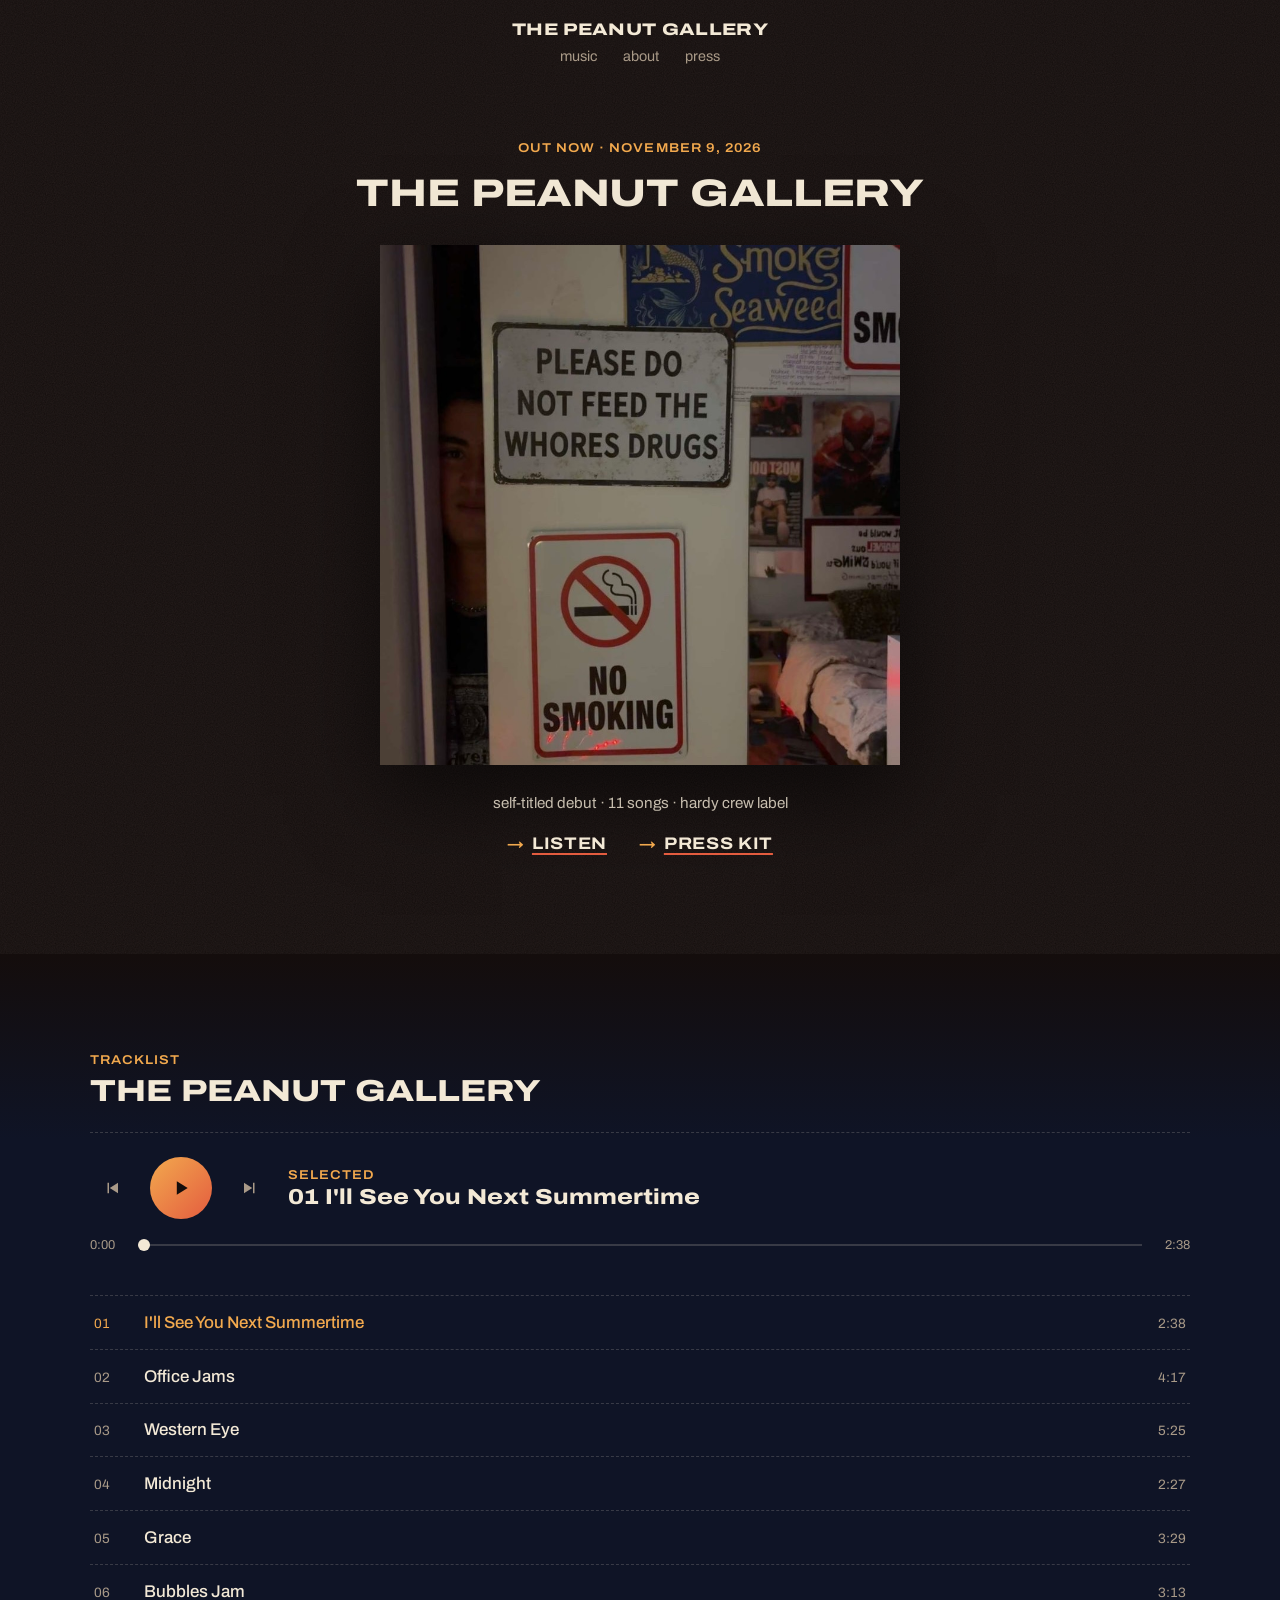
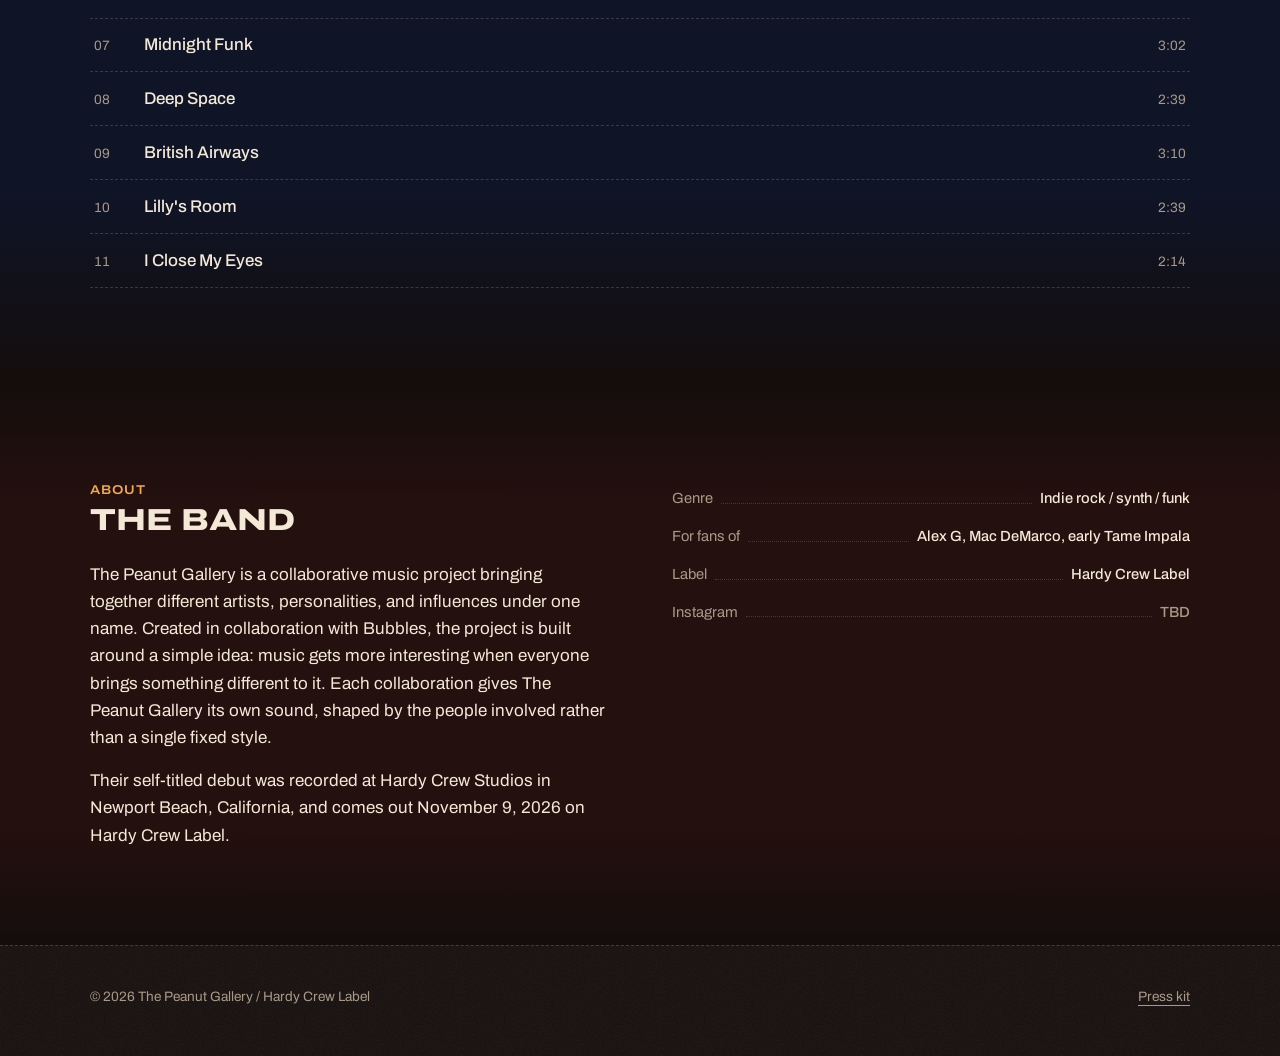
<file: index.html>
<!DOCTYPE html>
<html lang="en">
<head>
  <meta charset="UTF-8">
  <meta name="viewport" content="width=device-width, initial-scale=1, viewport-fit=cover">
  <meta name="theme-color" content="#140d0c">
  <link rel="preconnect" href="https://fonts.googleapis.com">
  <link rel="preconnect" href="https://fonts.gstatic.com" crossorigin>
  <link href="https://fonts.googleapis.com/css2?family=Archivo:wdth,wght@62..125,100..900&display=swap" rel="stylesheet">
  <link rel="stylesheet" href="style.css">
  <title>The Peanut Gallery</title>
  <meta name="description" content="The Peanut Gallery, self-titled album. Out November 9, 2026 on Hardy Crew Label.">
</head>
<body>
  <a class="skip" href="#main">Skip to content</a>

  <header class="site-header">
    <div class="wrap">
      <a class="wordmark" href="index.html">the peanut gallery</a>
      <nav aria-label="Main">
        <ul class="nav">
          <li><a href="#music">music</a></li>
          <li><a href="#about">about</a></li>
          <li><a href="press.html">press</a></li>
        </ul>
      </nav>
    </div>
  </header>

  <main id="main">
    <section class="hero" aria-labelledby="title">
      <div class="wrap hero-inner">
        <p class="kicker">out now &middot; november 9, 2026</p>
        <h1 id="title" class="band">The Peanut Gallery</h1>
        <div class="cover hero-cover">
          <img src="assets/images/cover.jpg" alt="The Peanut Gallery album cover" onerror="this.onerror=null;this.src='assets/images/cover-placeholder.svg'">
        </div>
        <p class="sub">self-titled debut &middot; 11 songs &middot; hardy crew label</p>
        <p class="links"><a href="#music">listen</a><a href="press.html">press kit</a></p>
      </div>
    </section>

    <section id="music" class="section" aria-labelledby="music-h">
      <div class="wrap">
        <p class="label">Tracklist</p>
        <h2 id="music-h" class="h2">The Peanut Gallery</h2>
        <div class="player" data-player="all">
      <div class="transport">
        <button type="button" class="ctrl prev" aria-label="Previous track"><svg viewBox="0 0 24 24" aria-hidden="true"><path d="M6 5h2v14H6zM20 5v14L9 12z"/></svg></button>
        <button type="button" class="ctrl play" aria-label="Play"><svg class="i-play" viewBox="0 0 24 24" aria-hidden="true"><path d="M7 4v16l13-8z"/></svg><svg class="i-pause" viewBox="0 0 24 24" aria-hidden="true"><path d="M6 4h4v16H6zM14 4h4v16h-4z"/></svg></button>
        <button type="button" class="ctrl next" aria-label="Next track"><svg viewBox="0 0 24 24" aria-hidden="true"><path d="M16 5h2v14h-2zM4 5v14l11-7z"/></svg></button>
        <div class="now" aria-live="polite">
          <p class="label now-label">Selected</p>
          <p class="now-title">Checking audio…</p>
        </div>
      </div>
      <div class="progress">
        <span class="t-cur">0:00</span>
        <input class="seek" type="range" min="0" max="100" step="0.1" value="0" aria-label="Seek">
        <span class="t-dur">0:00</span>
      </div>
      <p class="status" role="status"></p>
      <ol class="tracks" aria-label="Tracklist"></ol>
        </div>
      </div>
    </section>

    <section id="about" class="section" aria-labelledby="about-h">
      <div class="wrap two-col">
        <div>
          <p class="label">About</p>
          <h2 id="about-h" class="h2">The band</h2>
          <div class="prose">
            <p>The Peanut Gallery is a collaborative music project bringing together different artists, personalities, and influences under one name. Created in collaboration with Bubbles, the project is built around a simple idea: music gets more interesting when everyone brings something different to it. Each collaboration gives The Peanut Gallery its own sound, shaped by the people involved rather than a single fixed style.</p>
            <p>Their self-titled debut was recorded at Hardy Crew Studios in Newport Beach, California, and comes out November 9, 2026 on Hardy Crew Label.</p>
          </div>
        </div>
        <div>
          <dl class="facts">
            <div><dt>Genre</dt><dd>Indie rock / synth / funk</dd></div>
            <div><dt>For fans of</dt><dd>Alex G, Mac DeMarco, early Tame Impala</dd></div>
            <div><dt>Label</dt><dd>Hardy Crew Label</dd></div>
            <div><dt>Instagram</dt><dd class="tbd">TBD</dd></div>
          </dl>
        </div>
      </div>
    </section>
  </main>

  <footer class="site-footer">
    <div class="wrap">
      <p>&copy; <span data-year>2026</span> The Peanut Gallery / Hardy Crew Label</p>
      <p><a href="press.html">Press kit</a></p>
    </div>
  </footer>

  <script src="player.js"></script>
</body>
</html>
</file>
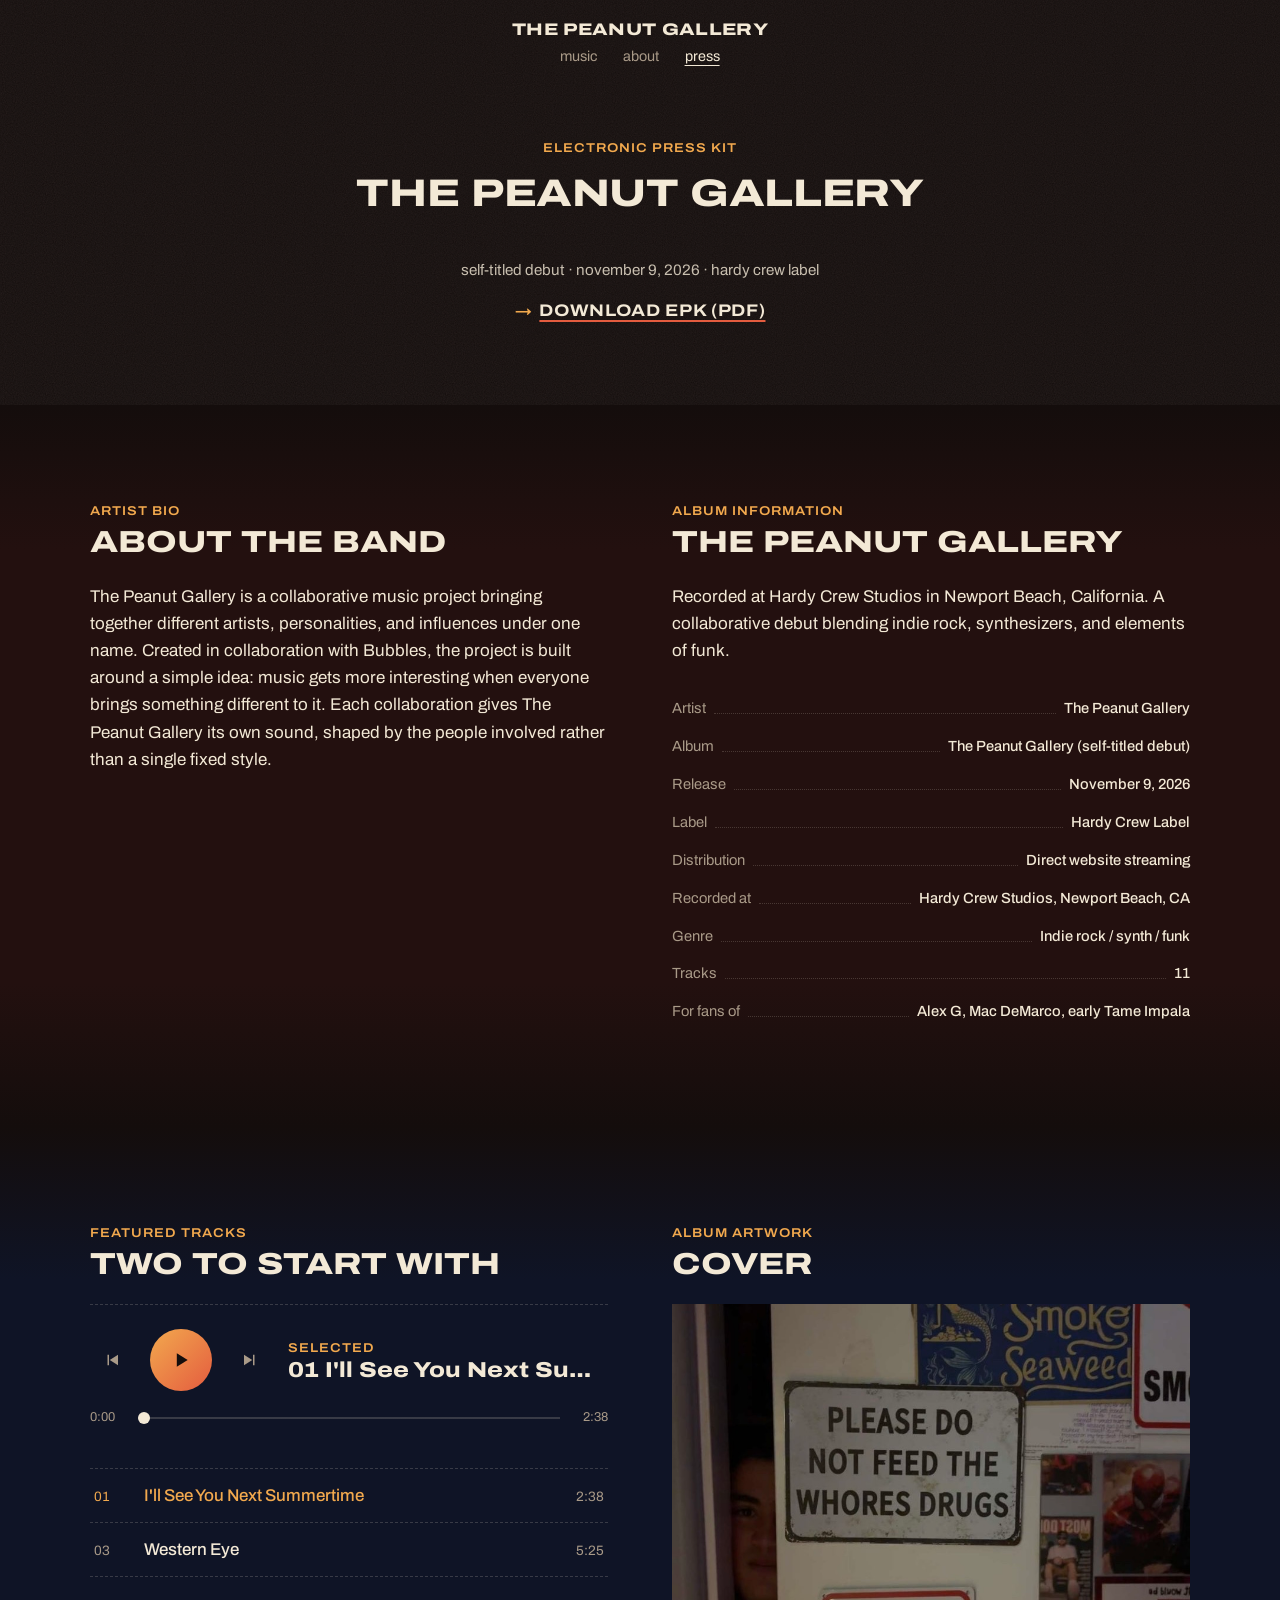
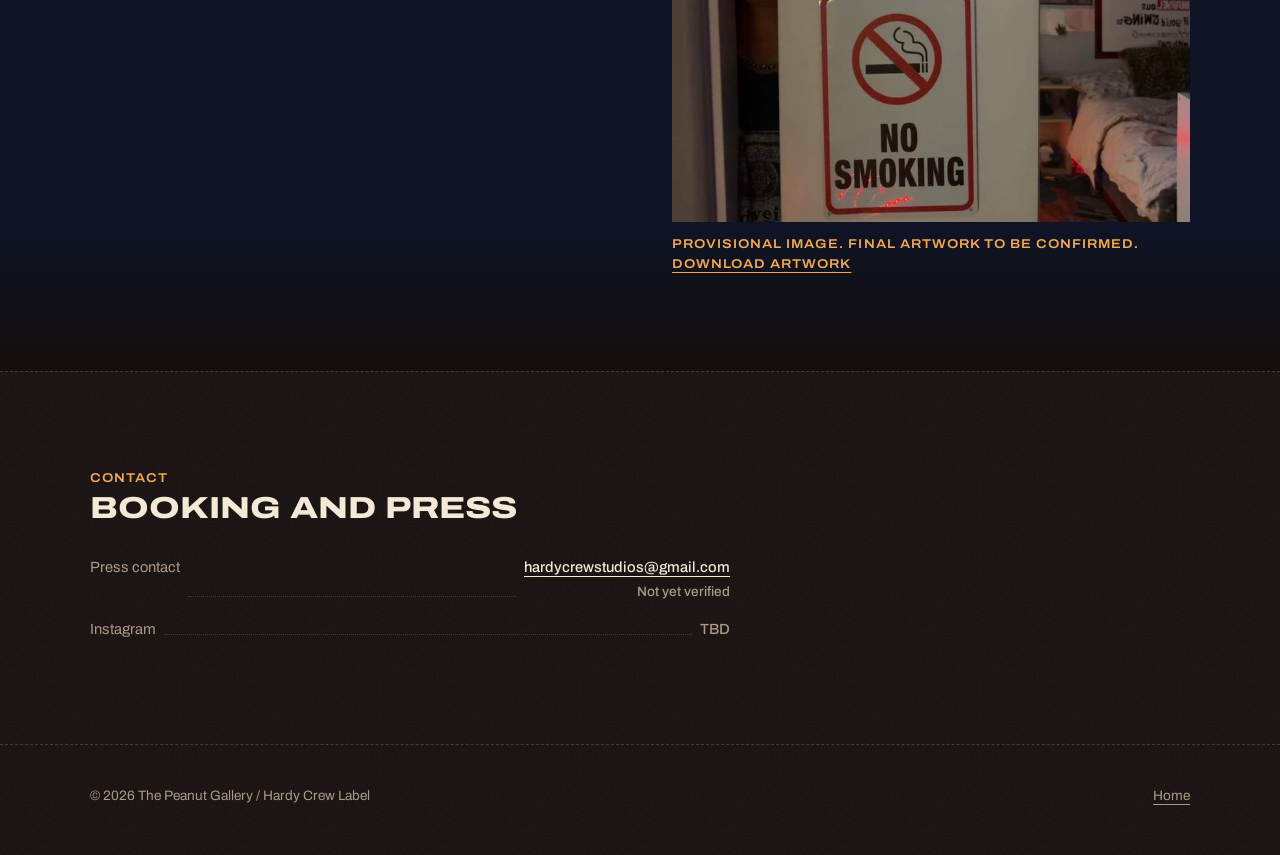
<file: press.html>
<!DOCTYPE html>
<html lang="en">
<head>
  <meta charset="UTF-8">
  <meta name="viewport" content="width=device-width, initial-scale=1, viewport-fit=cover">
  <meta name="theme-color" content="#140d0c">
  <link rel="preconnect" href="https://fonts.googleapis.com">
  <link rel="preconnect" href="https://fonts.gstatic.com" crossorigin>
  <link href="https://fonts.googleapis.com/css2?family=Archivo:wdth,wght@62..125,100..900&display=swap" rel="stylesheet">
  <link rel="stylesheet" href="style.css">
  <title>Press kit · The Peanut Gallery</title>
  <meta name="description" content="Electronic press kit for The Peanut Gallery&rsquo;s self-titled album.">
</head>
<body>
  <a class="skip" href="#main">Skip to content</a>

  <header class="site-header">
    <div class="wrap">
      <a class="wordmark" href="index.html">the peanut gallery</a>
      <nav aria-label="Main">
        <ul class="nav">
          <li><a href="index.html#music">music</a></li>
          <li><a href="index.html#about">about</a></li>
          <li><a href="press.html" aria-current="page">press</a></li>
        </ul>
      </nav>
    </div>
  </header>

  <main id="main">
    <section class="hero hero-press" aria-labelledby="title">
      <div class="wrap hero-inner">
        <p class="kicker">electronic press kit</p>
        <h1 id="title" class="band">The Peanut Gallery</h1>
        <p class="sub">self-titled debut &middot; november 9, 2026 &middot; hardy crew label</p>
        <p class="links"><a class="epk" data-epk aria-disabled="true">download epk (pdf)<span class="epk-note"> &middot; coming soon</span></a></p>
      </div>
    </section>

    <section class="section section-wine" aria-labelledby="bio-h">
      <div class="wrap two-col">
        <div>
          <p class="label">Artist bio</p>
          <h2 id="bio-h" class="h2">About the band</h2>
          <div class="prose">
            <p>The Peanut Gallery is a collaborative music project bringing together different artists, personalities, and influences under one name. Created in collaboration with Bubbles, the project is built around a simple idea: music gets more interesting when everyone brings something different to it. Each collaboration gives The Peanut Gallery its own sound, shaped by the people involved rather than a single fixed style.</p>
          </div>
        </div>
        <div>
          <p class="label">Album information</p>
          <h2 class="h2">The Peanut Gallery</h2>
          <p class="prose lead">Recorded at Hardy Crew Studios in Newport Beach, California. A collaborative debut blending indie rock, synthesizers, and elements of funk.</p>
          <dl class="facts">
            <div><dt>Artist</dt><dd>The Peanut Gallery</dd></div>
            <div><dt>Album</dt><dd>The Peanut Gallery (self-titled debut)</dd></div>
            <div><dt>Release</dt><dd>November 9, 2026</dd></div>
            <div><dt>Label</dt><dd>Hardy Crew Label</dd></div>
            <div><dt>Distribution</dt><dd>Direct website streaming</dd></div>
            <div><dt>Recorded at</dt><dd>Hardy Crew Studios, Newport Beach, CA</dd></div>
            <div><dt>Genre</dt><dd>Indie rock / synth / funk</dd></div>
            <div><dt>Tracks</dt><dd>11</dd></div>
            <div><dt>For fans of</dt><dd>Alex G, Mac DeMarco, early Tame Impala</dd></div>
          </dl>
        </div>
      </div>
    </section>

    <section class="section section-blue" aria-labelledby="feat-h">
      <div class="wrap two-col">
        <div>
          <p class="label">Featured tracks</p>
          <h2 id="feat-h" class="h2">Two to start with</h2>
          <div class="player" data-player="featured">
      <div class="transport">
        <button type="button" class="ctrl prev" aria-label="Previous track"><svg viewBox="0 0 24 24" aria-hidden="true"><path d="M6 5h2v14H6zM20 5v14L9 12z"/></svg></button>
        <button type="button" class="ctrl play" aria-label="Play"><svg class="i-play" viewBox="0 0 24 24" aria-hidden="true"><path d="M7 4v16l13-8z"/></svg><svg class="i-pause" viewBox="0 0 24 24" aria-hidden="true"><path d="M6 4h4v16H6zM14 4h4v16h-4z"/></svg></button>
        <button type="button" class="ctrl next" aria-label="Next track"><svg viewBox="0 0 24 24" aria-hidden="true"><path d="M16 5h2v14h-2zM4 5v14l11-7z"/></svg></button>
        <div class="now" aria-live="polite">
          <p class="label now-label">Selected</p>
          <p class="now-title">Checking audio…</p>
        </div>
      </div>
      <div class="progress">
        <span class="t-cur">0:00</span>
        <input class="seek" type="range" min="0" max="100" step="0.1" value="0" aria-label="Seek">
        <span class="t-dur">0:00</span>
      </div>
      <p class="status" role="status"></p>
      <ol class="tracks" aria-label="Tracklist"></ol>
          </div>
        </div>
        <div>
          <p class="label">Album artwork</p>
          <h2 class="h2">Cover</h2>
          <div class="cover">
            <img src="assets/images/cover.jpg" alt="The Peanut Gallery album cover" onerror="this.onerror=null;this.src='assets/images/cover-placeholder.svg'">
          </div>
          <p class="label cover-note">Provisional image. Final artwork to be confirmed. <a href="assets/images/cover.jpg" download>Download artwork</a></p>
        </div>
      </div>
    </section>

    <section class="section" aria-labelledby="contact-h">
      <div class="wrap">
        <p class="label">Contact</p>
        <h2 id="contact-h" class="h2">Booking and press</h2>
        <dl class="facts" style="max-width:640px">
          <div><dt>Press contact</dt><dd><a href="mailto:hardycrewstudios@gmail.com">hardycrewstudios@gmail.com</a><br><span class="tbd" style="font-size:.85rem">Not yet verified</span></dd></div>
          <div><dt>Instagram</dt><dd class="tbd">TBD</dd></div>
        </dl>
      </div>
    </section>
  </main>

  <footer class="site-footer">
    <div class="wrap">
      <p>&copy; <span data-year>2026</span> The Peanut Gallery / Hardy Crew Label</p>
      <p><a href="index.html">Home</a></p>
    </div>
  </footer>

  <script src="player.js"></script>
</body>
</html>
</file>
<file: style.css>
/* The Peanut Gallery — lo-fi indie rock
   Wide, chunky sans (Archivo stretched) + colors pulled from the cover:
   lamp amber, no-smoking red, smoke-seaweed blue. */
:root {
  --night: #140d0c;              /* warm near-black */
  --night-2: #22161a;
  --paper: #f3e9d6;              /* warm off-white */
  --mute: #a99a88;
  --line: rgba(243, 233, 214, 0.18);
  --sign: #e45c3f;               /* no-smoking red */
  --amber: #f2a94e;              /* bedroom-lamp amber */
  --sea: #6f8fe0;                /* smoke-seaweed blue */
  --navy: #0f1426;
  --wine: #23100f;
  --type: "Archivo", "Helvetica Neue", Helvetica, Arial, sans-serif;
  --serif: "Archivo", "Helvetica Neue", Helvetica, Arial, sans-serif;
}

* { box-sizing: border-box; margin: 0; padding: 0; }
html { -webkit-text-size-adjust: 100%; }

body {
  background-color: var(--night);
  /* Grain lives in the page background only, never on the album cover */
  background-image: url("data:image/svg+xml;utf8,<svg xmlns='http://www.w3.org/2000/svg' width='200' height='200'><filter id='n'><feTurbulence type='fractalNoise' baseFrequency='.9' numOctaves='3' stitchTiles='stitch'/><feColorMatrix values='0 0 0 0 1  0 0 0 0 .95  0 0 0 0 .88  0 0 0 .07 0'/></filter><rect width='100%' height='100%' filter='url(%23n)'/></svg>");
  color: var(--paper);
  font-family: var(--type);
  font-size: 1.0625rem;
  line-height: 1.6;
  font-stretch: 100%;
  padding-top: env(safe-area-inset-top, 0px);
  padding-bottom: env(safe-area-inset-bottom, 0px);
}

a { color: inherit; text-decoration-thickness: 1px; text-underline-offset: 4px; }
a:hover { color: var(--amber); }
img { display: block; max-width: 100%; }

.wrap { width: min(1100px, 100% - 2.5rem); margin-inline: auto; }

.skip { position: absolute; left: -999px; top: 1rem; background: var(--paper); color: var(--night); padding: .5rem 1rem; z-index: 10; }
.skip:focus { left: 1rem; }
:focus-visible { outline: 1px dashed var(--paper); outline-offset: 4px; }

/* ---------- Header: plain, centered, like a hand-coded band page ---------- */
.site-header { position: relative; z-index: 2; }
.site-header .wrap {
  display: flex; flex-direction: column; align-items: center; gap: .35rem;
  padding-block: 1.4rem;
}
.wordmark { font-weight: 800; font-stretch: 125%; font-size: 1.05rem; text-transform: uppercase; letter-spacing: .02em; text-decoration: none; line-height: 1; }
.nav { display: flex; gap: 1.6rem; list-style: none; font-size: .9rem; }
.nav a { color: var(--mute); text-decoration: none; }
.nav a:hover { color: var(--amber); }
.nav a[aria-current="page"] { color: var(--paper); text-decoration: underline; }

/* ---------- Type ---------- */
.band {
  font-weight: 800;
  font-stretch: 125%;
  text-transform: uppercase;
  font-size: clamp(1.5rem, 3.6vw, 2.4rem);
  line-height: 1.05;
  letter-spacing: -0.01em;
}
.label, .kicker { font-size: .8rem; font-weight: 600; font-stretch: 112%; text-transform: uppercase; letter-spacing: .08em; color: var(--amber); }
.h2 {
  font-weight: 800;
  font-stretch: 125%;
  font-size: clamp(1.3rem, 2.8vw, 1.9rem);
  line-height: .95;
  margin: .4rem 0 1.6rem;
  text-transform: uppercase;
}
.prose { max-width: 58ch; }
.prose p + p { margin-top: 1rem; }
.lead { margin-bottom: 1.6rem; }
.tbd { color: var(--mute); }

/* ---------- Hero: centered art, hazy glow behind it ---------- */
.hero {
  position: relative;
  overflow: hidden;
  text-align: center;
  padding: clamp(1.5rem, 4vw, 3rem) 0 clamp(3.5rem, 8vw, 6rem);
}

.hero-inner { position: relative; z-index: 1; display: flex; flex-direction: column; align-items: center; }
.hero .kicker { margin-bottom: .9rem; }
.hero .band { margin-bottom: clamp(1.5rem, 3vw, 2rem); }
.hero-cover { width: min(520px, 100%); box-shadow: 0 30px 80px rgba(0, 0, 0, .55); }
.hero .sub { margin-top: 1.6rem; color: var(--paper); opacity: .8; font-size: .95rem; }
.links { display: flex; flex-wrap: wrap; justify-content: center; gap: .5rem 2rem; margin-top: 1rem; font-size: 1.05rem; }
.links a { text-decoration: underline; }
.links a { font-weight: 700; font-stretch: 115%; text-transform: uppercase; letter-spacing: .04em; text-decoration-color: var(--sign); text-decoration-thickness: 2px; }
.links a::before { content: "→"; display: inline-block; margin-right: .45rem; color: var(--amber); }
.hero-press { padding-bottom: clamp(3rem, 7vw, 5rem); }
.hero-press .band { margin-bottom: 1.2rem; }

/* EPK link: plain text, only "live" when the PDF exists */
.epk { cursor: pointer; }
.epk[aria-disabled="true"] { color: var(--mute); text-decoration: none; cursor: not-allowed; pointer-events: none; }

/* ---------- Album cover: square, whole photo, no filters ---------- */
.cover { aspect-ratio: 1 / 1; background: #000; overflow: hidden; }
.cover img { width: 100%; height: 100%; object-fit: contain; }
.cover-note { margin-top: .7rem; }

/* ---------- Sections ---------- */
.section { padding-block: clamp(3.5rem, 8vw, 6rem); border-top: 1px dashed var(--line); }
/* Color blocks: deep seaweed-blue for the music, warm wine for the band */
#music, .section-blue { background: linear-gradient(180deg, var(--night) 0%, var(--navy) 18%, var(--navy) 82%, var(--night) 100%); border-top: 0; }
#about, .section-wine { background: linear-gradient(180deg, var(--night) 0%, var(--wine) 20%, var(--wine) 80%, var(--night) 100%); border-top: 0; }
.two-col { display: grid; grid-template-columns: minmax(0, 1fr) minmax(0, 1fr); gap: clamp(2rem, 5vw, 5rem); }

/* Fact lists read like a liner-notes credits page */
.facts { font-size: .92rem; }
.facts div { display: flex; align-items: baseline; gap: .5rem; padding: .45rem 0; }
.facts dt { color: var(--mute); white-space: nowrap; }
.facts dd { font-weight: 500; }
.facts div::after { content: none; }
.facts dt::after {
  content: ""; flex: 1;
}
.facts div { display: grid; grid-template-columns: auto 1fr auto; }
.facts div::before {
  content: ""; grid-column: 2; grid-row: 1; align-self: end; margin-bottom: .45em;
  border-bottom: 1px dotted var(--line); min-width: 1rem;
}
.facts dt { grid-column: 1; grid-row: 1; }
.facts dd { grid-column: 3; grid-row: 1; text-align: right; }

/* ---------- Player ---------- */
.player { border-top: 1px dashed var(--line); }
.transport { display: flex; align-items: center; gap: 1rem; padding: 1.5rem 0 1rem; }
.ctrl {
  width: 44px; height: 44px; display: grid; place-items: center; flex-shrink: 0;
  border: 0; background: none; color: var(--mute); cursor: pointer;
}
.ctrl:hover:not(:disabled) { color: var(--paper); }
.ctrl svg { width: 18px; height: 18px; fill: currentColor; }
.ctrl.play { width: 62px; height: 62px; border-radius: 50%; border: 0; color: var(--night); background: linear-gradient(135deg, var(--amber), var(--sign)); }
.ctrl.play:hover:not(:disabled) { color: var(--night); filter: brightness(1.1); }
.player.is-playing .ctrl.play { box-shadow: 0 0 0 6px rgba(242, 169, 78, .18); }
.ctrl.play svg { width: 20px; height: 20px; }
.ctrl:disabled { opacity: .35; cursor: not-allowed; }
.i-pause { display: none; }
.player.is-playing .i-play { display: none; }
.player.is-playing .i-pause { display: block; }

.now { min-width: 0; flex: 1; text-align: left; }
.now-title { font-weight: 800; font-stretch: 118%; font-size: 1.35rem; line-height: 1.15; white-space: nowrap; overflow: hidden; text-overflow: ellipsis; }

.progress { display: flex; align-items: center; gap: .75rem; font-size: .8rem; color: var(--mute); font-variant-numeric: tabular-nums; padding-bottom: 1.5rem; }
.progress span { min-width: 2.8em; }
.progress span:last-child { text-align: right; }
.seek {
  --p: 0%;
  flex: 1; height: 2px; -webkit-appearance: none; appearance: none; cursor: pointer;
  background: linear-gradient(90deg, var(--amber), var(--sign) var(--p), var(--line) var(--p));
}
.seek::-webkit-slider-thumb { -webkit-appearance: none; width: 12px; height: 12px; border-radius: 50%; background: var(--paper); }
.seek::-moz-range-thumb { width: 12px; height: 12px; border: 0; border-radius: 50%; background: var(--paper); }
.seek:disabled { opacity: .35; cursor: not-allowed; }

.status { font-size: .9rem; color: var(--mute); padding-bottom: 1rem; }

/* Tracklist: typewritten, like a J-card */
.tracks { list-style: none; border-top: 1px dashed var(--line); }
.tracks li { border-bottom: 1px dashed var(--line); }
.track {
  width: 100%; display: grid; grid-template-columns: 2.4rem 1fr auto; gap: .75rem;
  align-items: baseline; padding: .8rem .25rem; text-align: left;
  background: none; border: 0; color: var(--paper); font: inherit;
}
button.track { cursor: pointer; }
button.track:hover { background: rgba(111, 143, 224, .08); }
button.track:hover .t { text-decoration: underline; }
.track .n, .track .d { color: var(--mute); font-size: .85rem; font-variant-numeric: tabular-nums; }
.track.active .n, .track.active .t { color: var(--amber); }
.track .t { font-weight: 500; }
.track.unavailable { color: var(--mute); }

/* ---------- Footer ---------- */
.site-footer { border-top: 1px dashed var(--line); padding: 2.5rem 0 3rem; color: var(--mute); font-size: .85rem; }
.site-footer .wrap { display: flex; flex-wrap: wrap; justify-content: space-between; gap: 1rem; }

/* ---------- Responsive ---------- */
@media (max-width: 800px) {
  .two-col { grid-template-columns: 1fr; }
  .now-title { font-size: 1.15rem; }
}

@media (prefers-reduced-motion: reduce) {
  * { transition: none !important; animation: none !important; }
}
</file>
